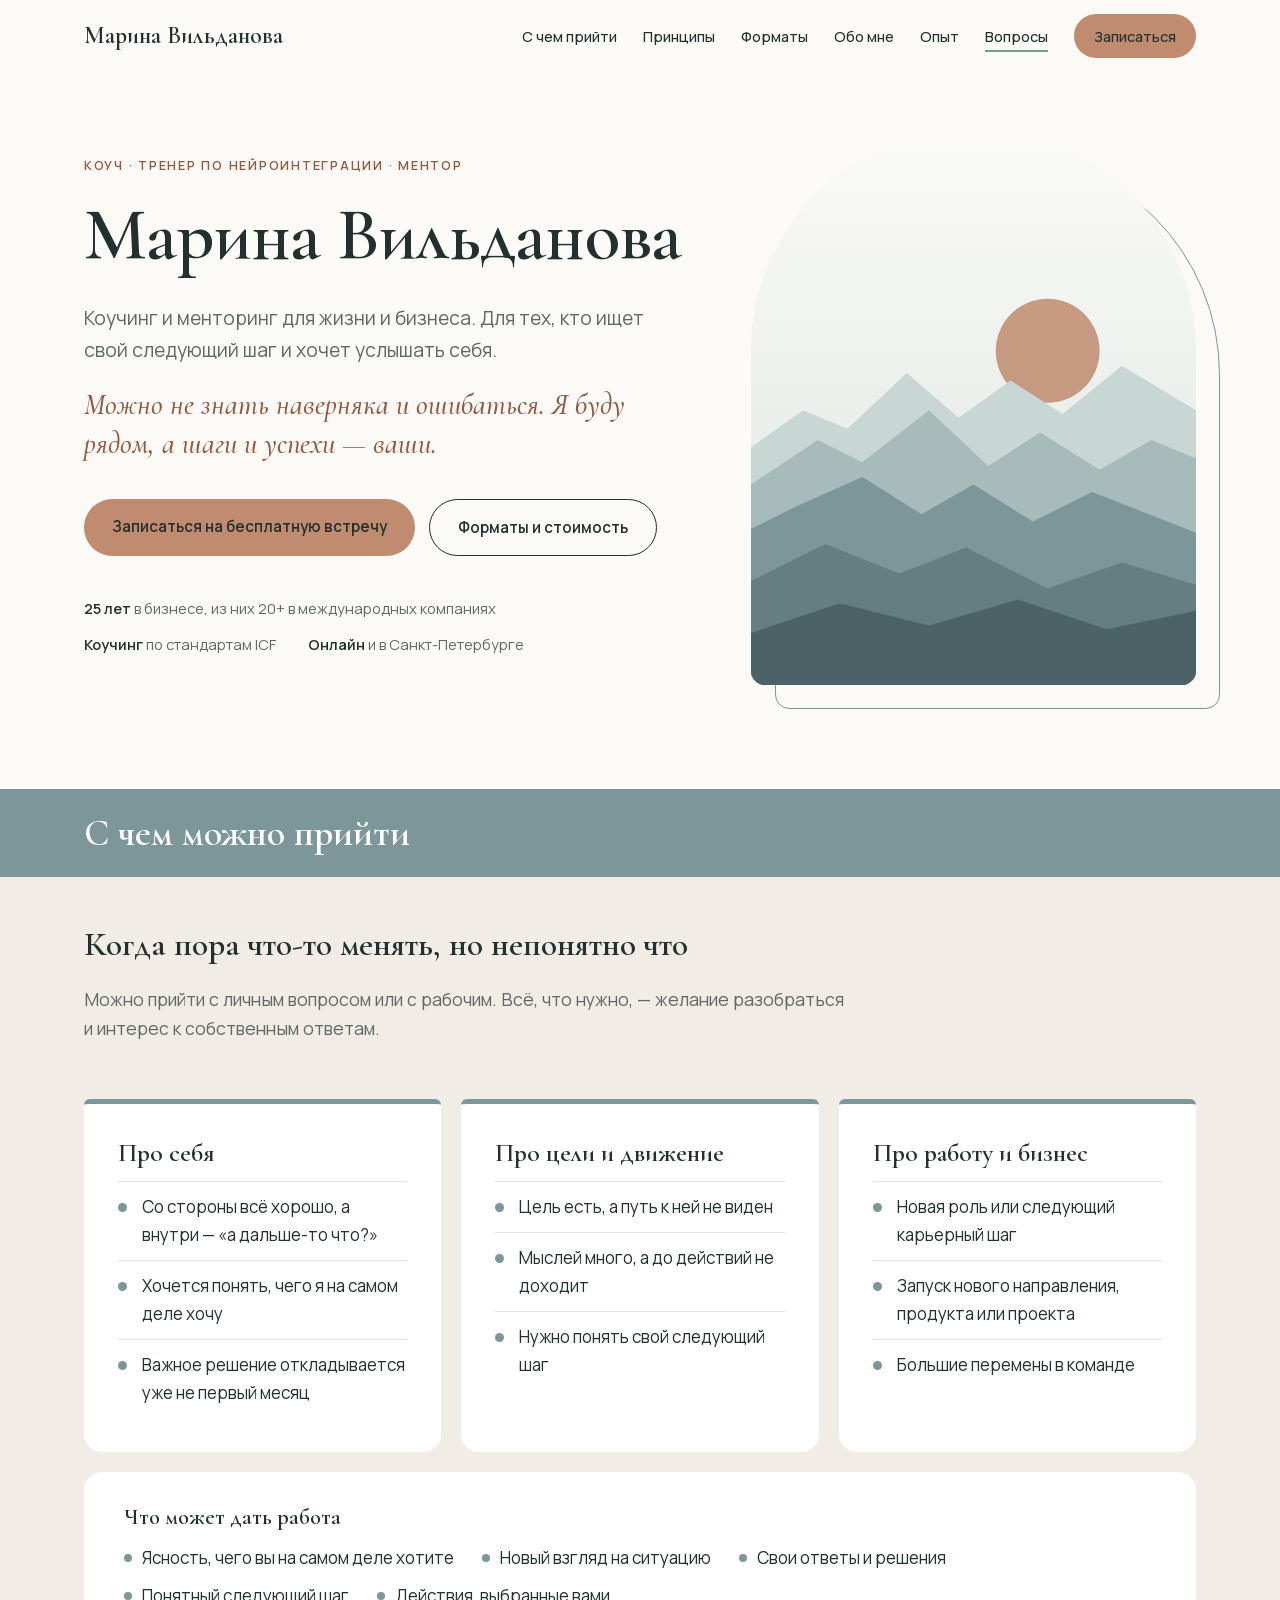
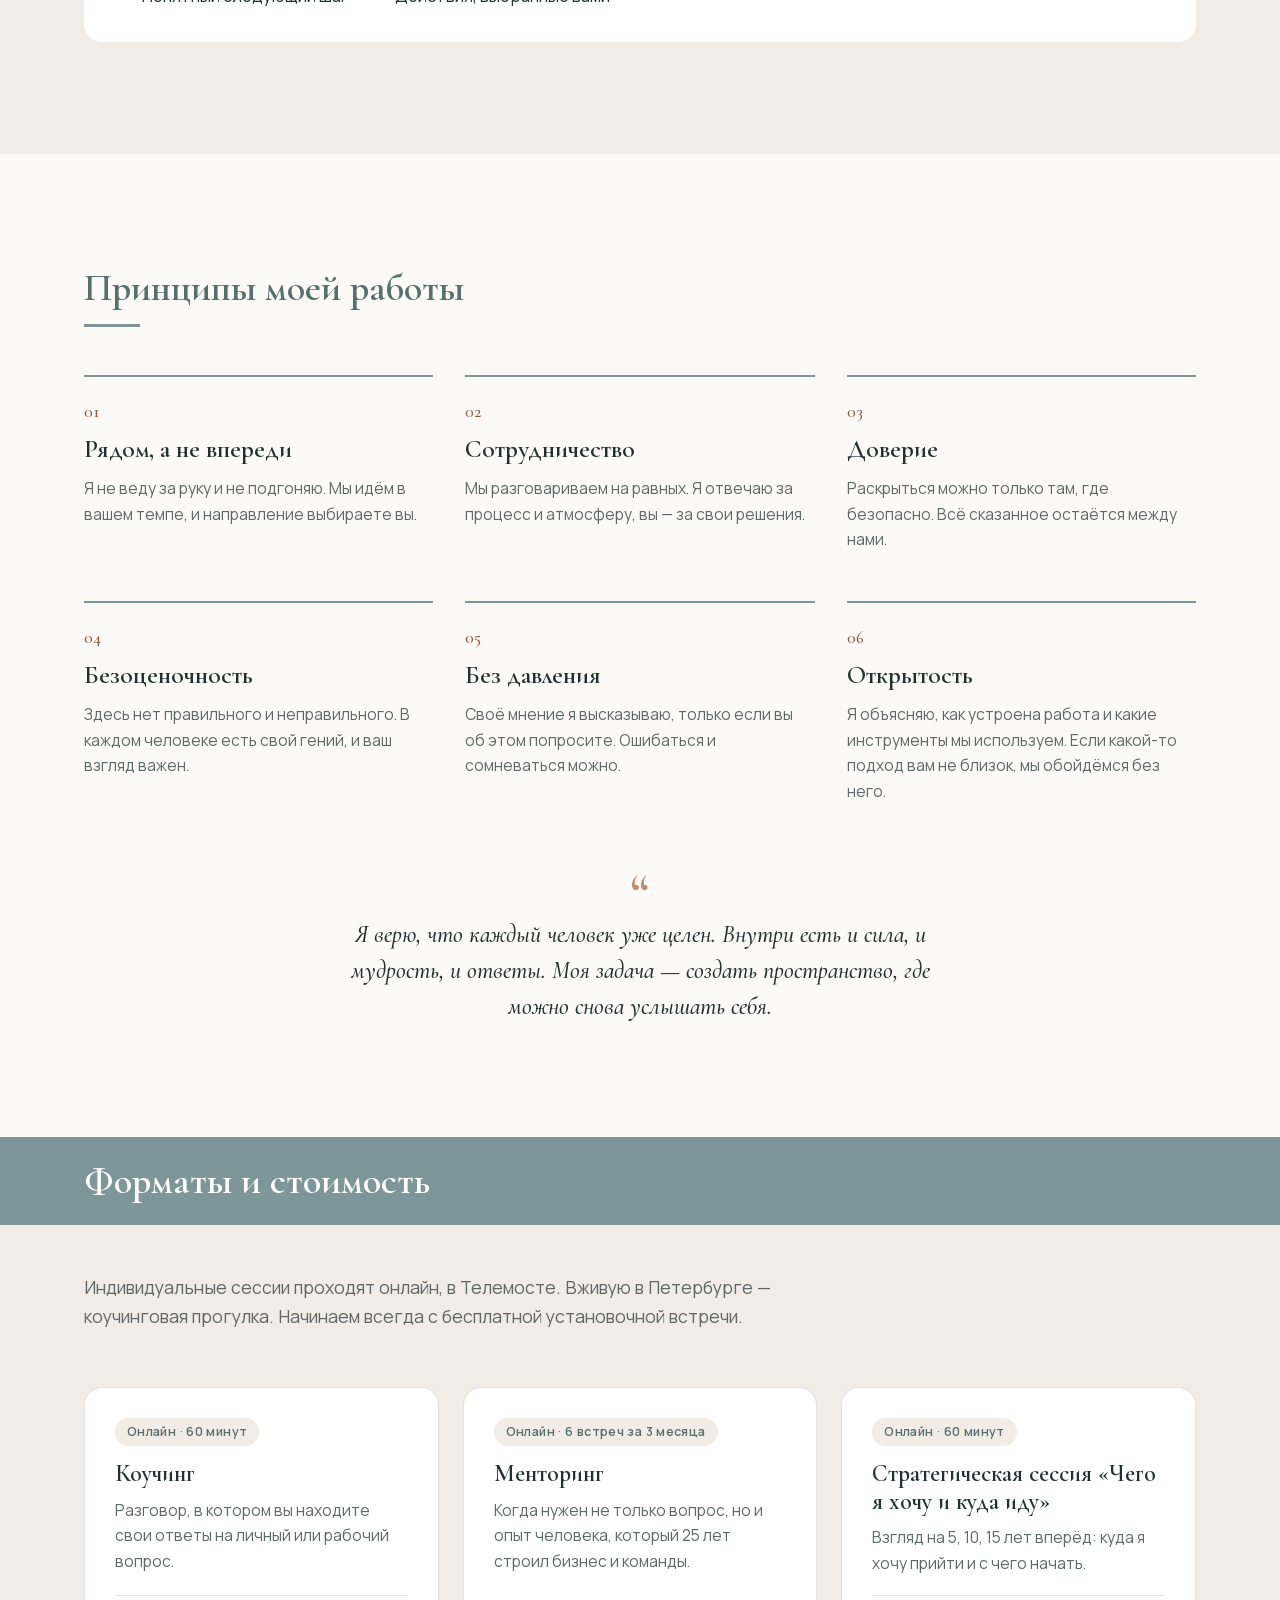
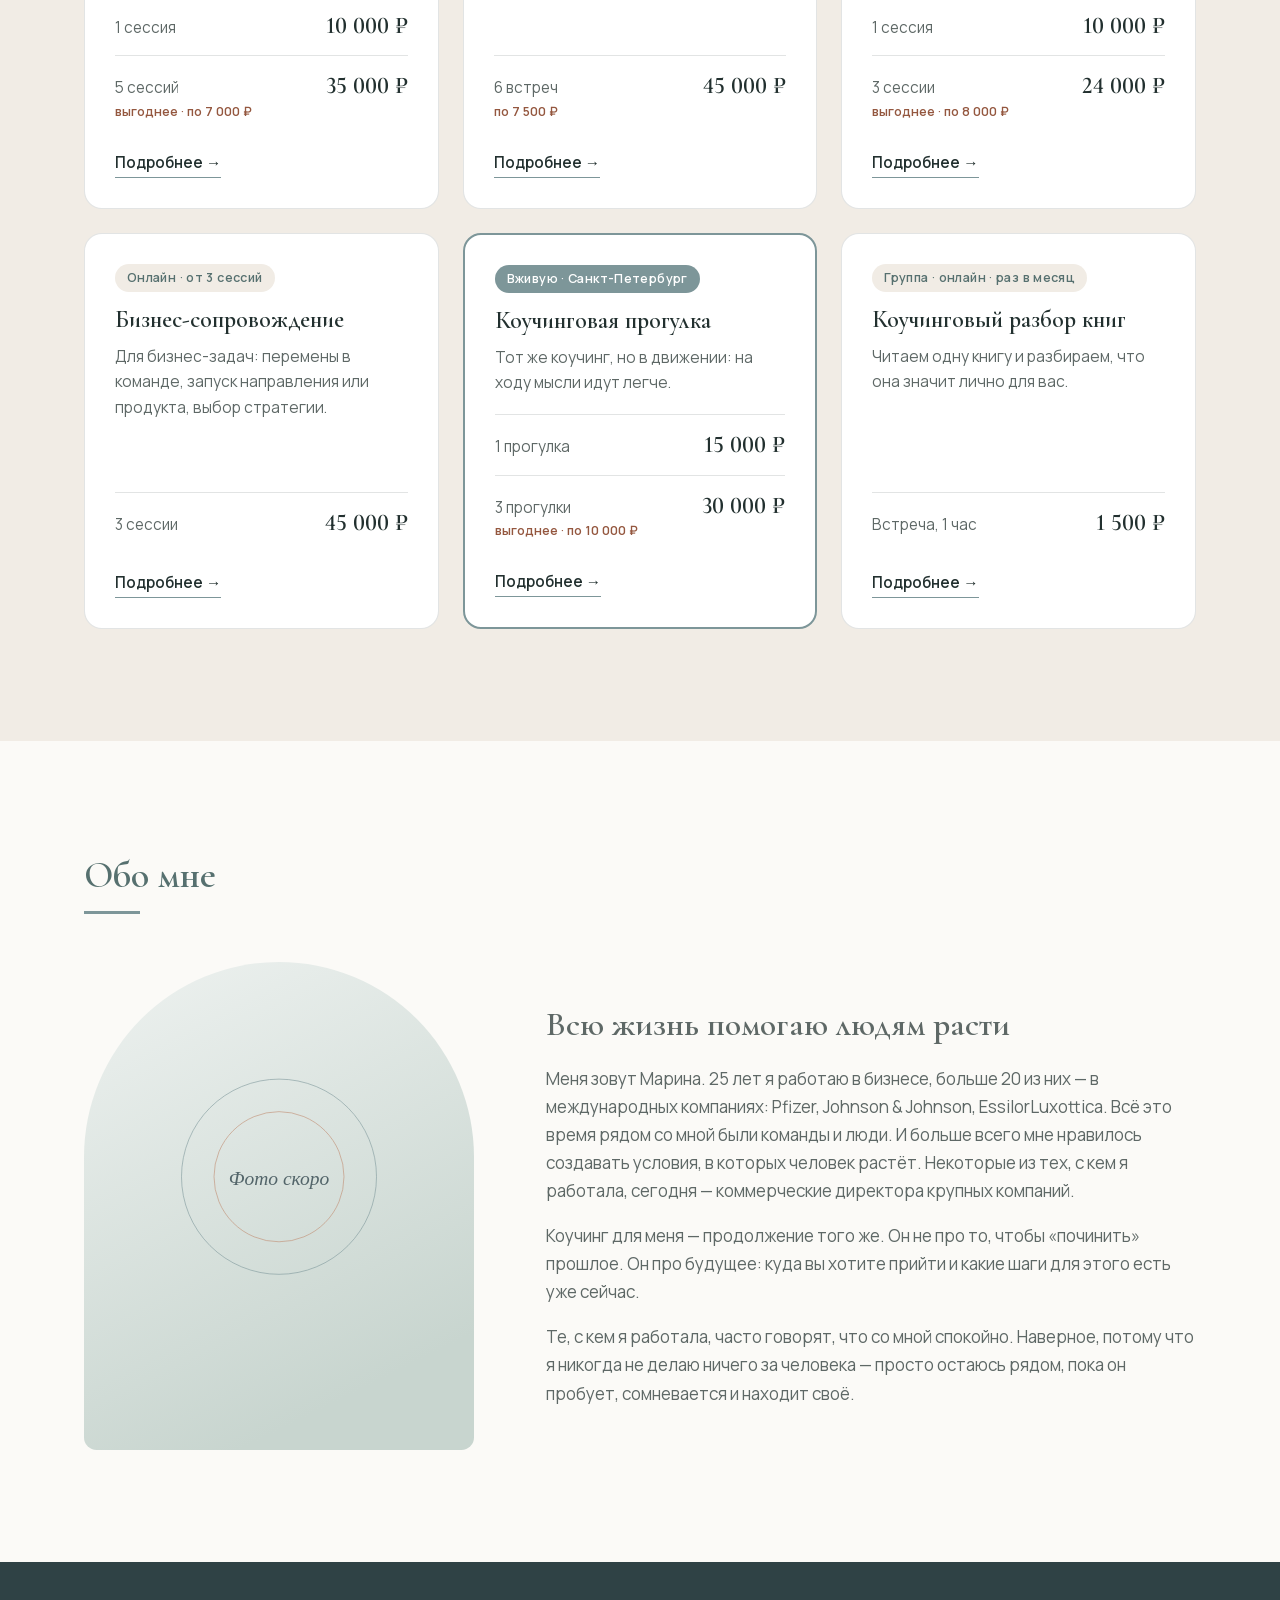
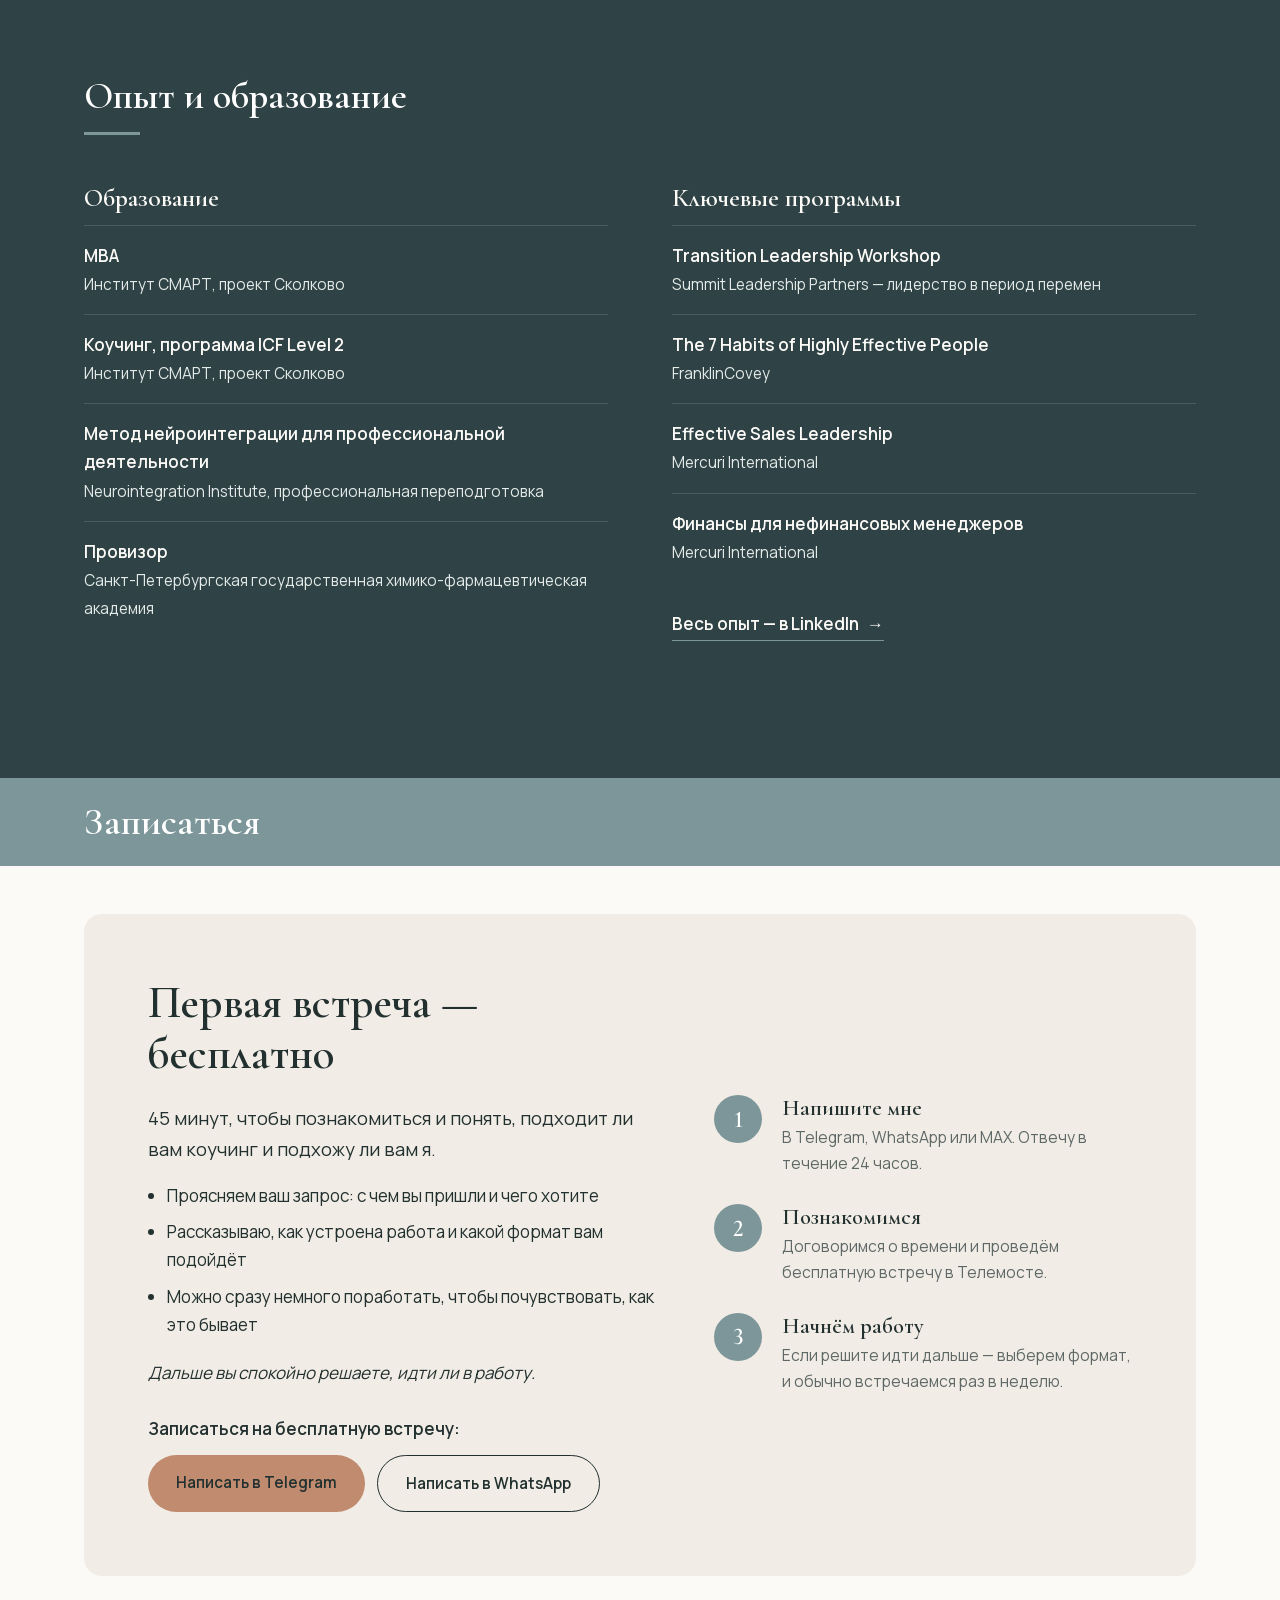
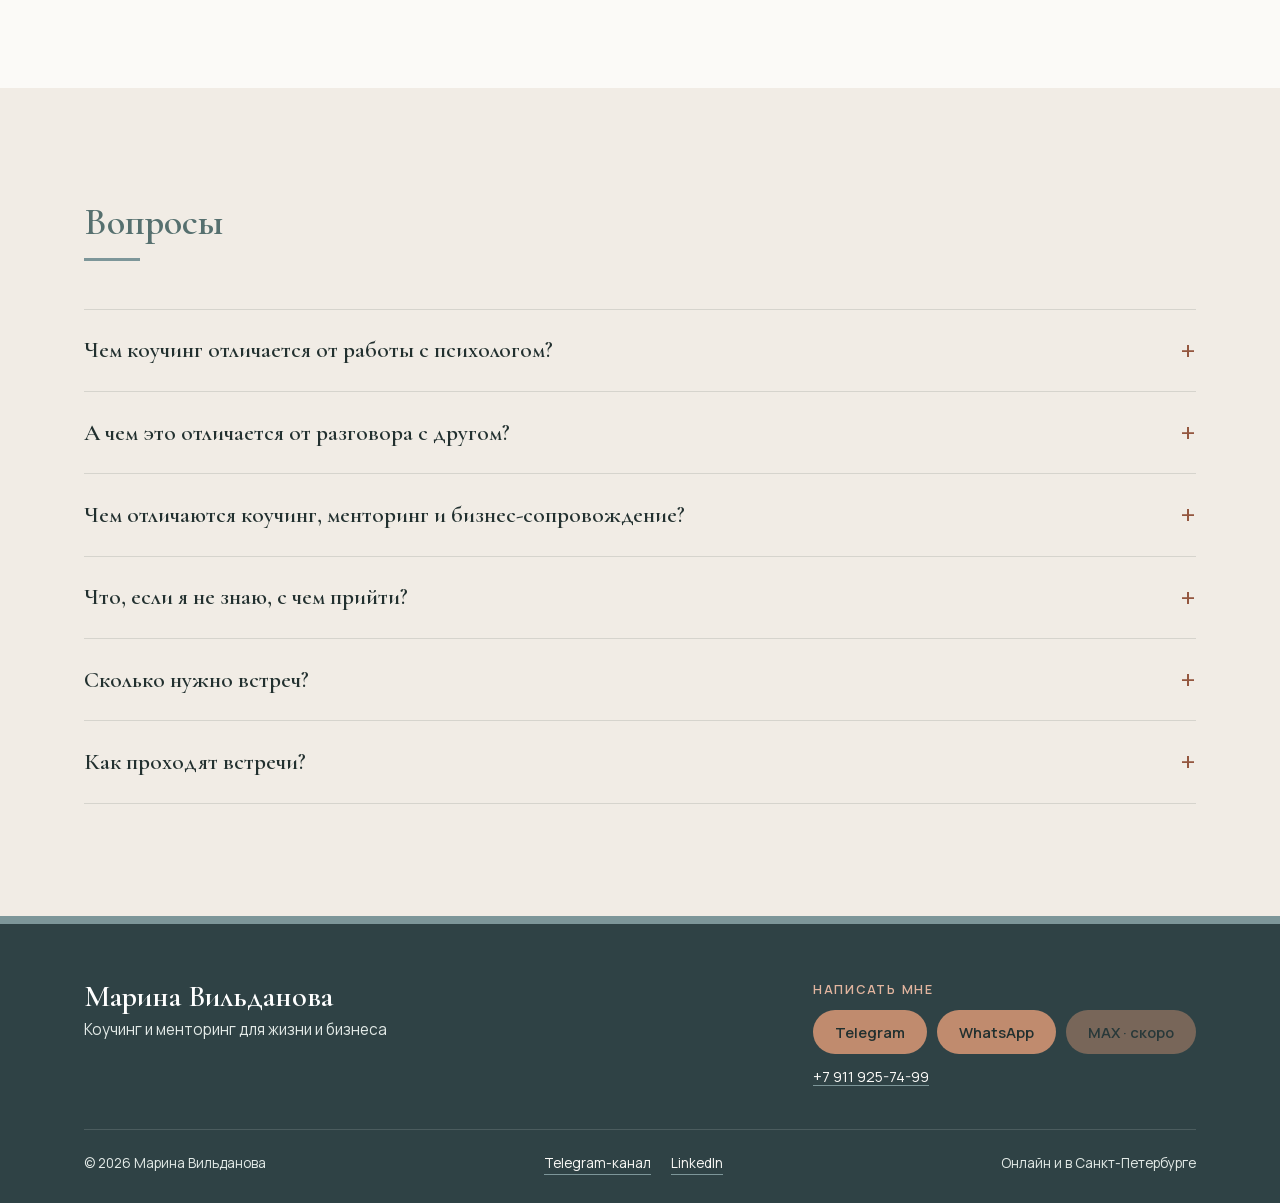
<file: index.html>
<!doctype html>
<html lang="ru">
<head>
  <meta charset="utf-8">
  <meta name="viewport" content="width=device-width, initial-scale=1">
  <title>Марина Вильданова — коучинг и менторинг для жизни и бизнеса</title>
  <meta name="description" content="Коуч, тренер по нейроинтеграции и ментор. Рядом, пока вы делаете свои шаги. Личные и рабочие запросы, онлайн и в Санкт-Петербурге. Первая встреча — бесплатно.">

  <!-- Как сайт выглядит при отправке ссылки в мессенджере -->
  <meta property="og:type" content="website">
  <meta property="og:title" content="Марина Вильданова — коучинг и менторинг">
  <meta property="og:description" content="Я рядом. Шаги — ваши. Первая встреча — бесплатно.">
  <meta property="og:locale" content="ru_RU">

  <link rel="icon" href="images/favicon.svg" type="image/svg+xml">
  <link rel="preload" href="fonts/cormorant-cyrillic.woff2" as="font" type="font/woff2" crossorigin>
  <link rel="preload" href="fonts/manrope-cyrillic.woff2" as="font" type="font/woff2" crossorigin>
  <link rel="stylesheet" href="fonts/fonts.css">
  <link rel="stylesheet" href="css/styles.css?v=2">

  <script type="application/ld+json">
  {
    "@context": "https://schema.org",
    "@type": "Person",
    "name": "Марина Вильданова",
    "jobTitle": "Коуч, тренер по нейроинтеграции, ментор",
    "sameAs": [
      "https://t.me/vildanova_thoughts",
      "https://www.linkedin.com/in/marina-vildanova/"
    ]
  }
  </script>
</head>
<body>

  <!-- ============ ШАПКА И МЕНЮ ============ -->
  <header class="header" id="top">
    <div class="container header__inner">
      <a href="#top" class="logo">Марина Вильданова</a>

      <button class="burger" aria-label="Открыть меню" aria-expanded="false" aria-controls="nav">
        <span></span><span></span><span></span>
      </button>

      <nav class="nav" id="nav">
        <a href="#requests">С чем прийти</a>
        <a href="#approach">Принципы</a>
        <a href="#formats">Форматы</a>
        <a href="#about">Обо мне</a>
        <a href="#experience">Опыт</a>
        <a href="#faq">Вопросы</a>
        <a href="#meeting" class="nav__cta">Записаться</a>
      </nav>
    </div>
  </header>

  <main>

    <!-- ============ 1. ПЕРВЫЙ ЭКРАН ============ -->
    <section class="hero">
      <div class="container hero__inner">
        <div class="hero__text">
          <p class="eyebrow">Коуч · тренер по нейроинтеграции · ментор</p>
          <h1>Марина Вильданова</h1>
          <p class="hero__lead">
            Коучинг и менторинг для жизни и бизнеса. Для тех, кто ищет свой следующий шаг
            и хочет услышать себя.
          </p>
          <p class="hero__tagline">
            Можно не знать наверняка и ошибаться. Я буду рядом, а шаги и успехи — ваши.
          </p>
          <div class="hero__buttons">
            <a href="#meeting" class="btn btn--primary">Записаться на бесплатную встречу</a>
            <a href="#formats" class="btn btn--ghost">Форматы и стоимость</a>
          </div>
          <ul class="hero__facts">
            <li><strong>25 лет</strong> в бизнесе, из них 20+ в международных компаниях</li>
            <li><strong>Коучинг</strong> по стандартам ICF</li>
            <li><strong>Онлайн</strong> и в Санкт-Петербурге</li>
          </ul>
        </div>
        <div class="hero__visual">
          <!-- Временный визуал. Когда будет фотосессия: images/hero.jpg (вертикальное фото 4:5) -->
          <img src="images/mountains.svg" alt="" width="600" height="750">
        </div>
      </div>
    </section>

    <!-- ============ 2. С ЧЕМ МОЖНО ПРИЙТИ ============ -->
    <section class="section section--tinted section--banded" id="requests">
      <!-- Шалфейная полоса с крупным заголовком — фирменный цвет канала -->
      <div class="band">
        <div class="container">
          <h2>С чем можно прийти</h2>
        </div>
      </div>
      <div class="container">
        <div class="section__head reveal">
          <p class="section__lead">Когда пора что-то менять, но непонятно что</p>
          <p class="section__sub">
            Можно прийти с личным вопросом или с рабочим. Всё, что нужно, — желание
            разобраться и интерес к собственным ответам.
          </p>
        </div>

        <div class="requests">
          <article class="request-card reveal">
            <h3>Про себя</h3>
            <ul>
              <li>Со стороны всё хорошо, а внутри — «а дальше-то что?»</li>
              <li>Хочется понять, чего я на самом деле хочу</li>
              <li>Важное решение откладывается уже не первый месяц</li>
            </ul>
          </article>
          <article class="request-card reveal">
            <h3>Про цели и движение</h3>
            <ul>
              <li>Цель есть, а путь к ней не виден</li>
              <li>Мыслей много, а до действий не доходит</li>
              <li>Нужно понять свой следующий шаг</li>
            </ul>
          </article>
          <article class="request-card reveal">
            <h3>Про работу и бизнес</h3>
            <ul>
              <li>Новая роль или следующий карьерный шаг</li>
              <li>Запуск нового направления, продукта или проекта</li>
              <li>Большие перемены в команде</li>
            </ul>
          </article>
        </div>

        <div class="outcome reveal">
          <h3>Что может дать работа</h3>
          <ul class="outcome__list">
            <li>Ясность, чего вы на самом деле хотите</li>
            <li>Новый взгляд на ситуацию</li>
            <li>Свои ответы и решения</li>
            <li>Понятный следующий шаг</li>
            <li>Действия, выбранные вами</li>
          </ul>
        </div>

      </div>
    </section>

    <!-- ============ 3. ПРИНЦИПЫ ============ -->
    <section class="section" id="approach">
      <div class="container">
        <h2 class="section-title reveal">Принципы моей работы</h2>
      </div>
      <div class="container">


        <div class="principles">
          <div class="principle reveal">
            <span class="principle__num">01</span>
            <h3>Рядом, а не впереди</h3>
            <p>Я не веду за руку и не подгоняю. Мы идём в вашем темпе, и направление выбираете вы.</p>
          </div>
          <div class="principle reveal">
            <span class="principle__num">02</span>
            <h3>Сотрудничество</h3>
            <p>Мы разговариваем на равных. Я отвечаю за процесс и атмосферу, вы — за свои решения.</p>
          </div>
          <div class="principle reveal">
            <span class="principle__num">03</span>
            <h3>Доверие</h3>
            <p>Раскрыться можно только там, где безопасно. Всё сказанное остаётся между нами.</p>
          </div>
          <div class="principle reveal">
            <span class="principle__num">04</span>
            <h3>Безоценочность</h3>
            <p>Здесь нет правильного и неправильного. В каждом человеке есть свой гений, и ваш взгляд важен.</p>
          </div>
          <div class="principle reveal">
            <span class="principle__num">05</span>
            <h3>Без давления</h3>
            <p>Своё мнение я высказываю, только если вы об этом попросите. Ошибаться и сомневаться можно.</p>
          </div>
          <div class="principle reveal">
            <span class="principle__num">06</span>
            <h3>Открытость</h3>
            <p>Я объясняю, как устроена работа и какие инструменты мы используем. Если какой-то подход вам не близок, мы обойдёмся без него.</p>
          </div>
        </div>

        <figure class="approach__quote reveal">
          <blockquote>
            Я верю, что каждый человек уже целен. Внутри есть и сила, и мудрость, и ответы.
            Моя задача — создать пространство, где можно снова услышать себя.
          </blockquote>
        </figure>
      </div>
    </section>

    <!-- ============ 4. ФОРМАТЫ И СТОИМОСТЬ ============ -->
    <!-- Каждая карточка: лицевая сторона + окно «Подробнее» (<dialog> с тем же номером).
         Цены меняются в двух местах: на карточке и в её окне. -->
    <section class="section section--tinted section--banded" id="formats">
      <div class="band">
        <div class="container">
          <h2>Форматы и стоимость</h2>
        </div>
      </div>
      <div class="container">
        <div class="section__head reveal">
          <p class="section__sub">
            Индивидуальные сессии проходят онлайн, в Телемосте. Вживую в Петербурге — коучинговая прогулка.
            Начинаем всегда с бесплатной установочной встречи.
          </p>
        </div>

        <div class="products">

          <!-- 1. Коучинг -->
          <article class="product reveal">
            <p class="product__tag">Онлайн · 60 минут</p>
            <h3>Коучинг</h3>
            <p class="product__lead">Разговор, в котором вы находите свои ответы на личный или рабочий вопрос.</p>
            <ul class="price-list">
              <li><span>1 сессия</span><b>10&nbsp;000&nbsp;₽</b></li>
              <li><span>5 сессий <em>выгоднее · по 7&nbsp;000&nbsp;₽</em></span><b>35&nbsp;000&nbsp;₽</b></li>
            </ul>
            <button class="product__more" type="button" data-open="dlg-coaching">Подробнее</button>
          </article>

          <!-- 2. Менторинг -->
          <article class="product reveal">
            <p class="product__tag">Онлайн · 6 встреч за 3 месяца</p>
            <h3>Менторинг</h3>
            <p class="product__lead">Когда нужен не только вопрос, но и опыт человека, который 25 лет строил бизнес и команды.</p>
            <ul class="price-list">
              <li><span>6 встреч <em>по 7&nbsp;500&nbsp;₽</em></span><b>45&nbsp;000&nbsp;₽</b></li>
            </ul>
            <button class="product__more" type="button" data-open="dlg-mentoring">Подробнее</button>
          </article>

          <!-- 3. Стратегическая сессия -->
          <article class="product reveal">
            <p class="product__tag">Онлайн · 60 минут</p>
            <h3>Стратегическая сессия «Чего я хочу и куда иду»</h3>
            <p class="product__lead">Взгляд на 5, 10, 15 лет вперёд: куда я хочу прийти и с чего начать.</p>
            <ul class="price-list">
              <li><span>1 сессия</span><b>10&nbsp;000&nbsp;₽</b></li>
              <li><span>3 сессии <em>выгоднее · по 8&nbsp;000&nbsp;₽</em></span><b>24&nbsp;000&nbsp;₽</b></li>
            </ul>
            <button class="product__more" type="button" data-open="dlg-strategy">Подробнее</button>
          </article>

          <!-- 4. Бизнес-сопровождение -->
          <article class="product reveal">
            <p class="product__tag">Онлайн · от 3 сессий</p>
            <h3>Бизнес-сопровождение</h3>
            <p class="product__lead">Для бизнес-задач: перемены в команде, запуск направления или продукта, выбор стратегии.</p>
            <ul class="price-list">
              <li><span>3 сессии</span><b>45&nbsp;000&nbsp;₽</b></li>
            </ul>
            <button class="product__more" type="button" data-open="dlg-business">Подробнее</button>
          </article>

          <!-- 5. Коучинговая прогулка -->
          <article class="product product--accent reveal">
            <p class="product__tag product__tag--live">Вживую · Санкт-Петербург</p>
            <h3>Коучинговая прогулка</h3>
            <p class="product__lead">Тот же коучинг, но в движении: на ходу мысли идут легче.</p>
            <ul class="price-list">
              <li><span>1 прогулка</span><b>15&nbsp;000&nbsp;₽</b></li>
              <li><span>3 прогулки <em>выгоднее · по 10&nbsp;000&nbsp;₽</em></span><b>30&nbsp;000&nbsp;₽</b></li>
            </ul>
            <button class="product__more" type="button" data-open="dlg-walk">Подробнее</button>
          </article>

          <!-- 6. Коучинговый разбор книг -->
          <article class="product reveal">
            <p class="product__tag">Группа · онлайн · раз в месяц</p>
            <h3>Коучинговый разбор книг</h3>
            <p class="product__lead">Читаем одну книгу и разбираем, что она значит лично для вас.</p>
            <ul class="price-list">
              <li><span>Встреча, 1 час</span><b>1&nbsp;500&nbsp;₽</b></li>
            </ul>
            <button class="product__more" type="button" data-open="dlg-books">Подробнее</button>
          </article>

        </div>
      </div>

      <!-- ===== Окна «Подробнее» ===== -->

      <dialog class="dlg" id="dlg-coaching" aria-labelledby="dlg-coaching-t">
        <button class="dlg__close" type="button" aria-label="Закрыть">×</button>
        <p class="product__tag">Онлайн · 60 минут</p>
        <h3 id="dlg-coaching-t">Коучинг</h3>
        <h4>Что это</h4>
        <p>Я задаю вопросы и помогаю держать фокус, а ответы находите вы. Советов я не даю: в коучинге они не нужны.</p>
        <h4>С чем приходят</h4>
        <p>Важный выбор, следующий шаг, цель без понятного пути, перемены в жизни или работе.</p>
        <h4>Как проходит</h4>
        <p>60 минут в Телемосте, обычно раз в неделю. Если час — это тяжело, можно встречаться по 45 минут.</p>
        <h4>Чем отличается от менторинга</h4>
        <p>Здесь я не делюсь своим опытом и не подсказываю. Если нужен совет, вам подойдёт менторинг.</p>
        <h4>Стоимость</h4>
        <ul class="price-list">
          <li><span>1 сессия</span><b>10&nbsp;000&nbsp;₽</b></li>
          <li><span>3 сессии <em>по 8&nbsp;000&nbsp;₽</em></span><b>24&nbsp;000&nbsp;₽</b></li>
          <li><span>5 сессий <em>по 7&nbsp;000&nbsp;₽</em></span><b>35&nbsp;000&nbsp;₽</b></li>
          <li><span>10 сессий <em>по 6&nbsp;000&nbsp;₽</em></span><b>60&nbsp;000&nbsp;₽</b></li>
        </ul>
        <a href="#meeting" class="btn btn--primary dlg__cta">Записаться на бесплатную встречу</a>
      </dialog>

      <dialog class="dlg" id="dlg-mentoring" aria-labelledby="dlg-mentoring-t">
        <button class="dlg__close" type="button" aria-label="Закрыть">×</button>
        <p class="product__tag">Онлайн · 6 встреч за 3 месяца</p>
        <h3 id="dlg-mentoring-t">Менторинг</h3>
        <h4>Что это</h4>
        <p>Здесь я делюсь своим опытом: стратегия, управление, запуск продуктов, развитие команд. Можно приходить с конкретными задачами и разбирать их вместе.</p>
        <h4>Для кого</h4>
        <p>Руководители, предприниматели и те, кто растёт в новую роль.</p>
        <h4>Как проходит</h4>
        <p>6 встреч по 60 минут за 3 месяца, примерно раз в две недели. Между встречами вы пробуете, на встрече разбираем, что получилось.</p>
        <h4>Почему только пакет</h4>
        <p>Менторинг работает в динамике: за одну встречу его результат не увидеть.</p>
        <h4>Чем отличается от коучинга</h4>
        <p>В коучинге ответы ищете вы, в менторинге я делюсь своими.</p>
        <h4>Стоимость</h4>
        <ul class="price-list">
          <li><span>6 встреч <em>по 7&nbsp;500&nbsp;₽</em></span><b>45&nbsp;000&nbsp;₽</b></li>
        </ul>
        <a href="#meeting" class="btn btn--primary dlg__cta">Записаться на бесплатную встречу</a>
      </dialog>

      <dialog class="dlg" id="dlg-strategy" aria-labelledby="dlg-strategy-t">
        <button class="dlg__close" type="button" aria-label="Закрыть">×</button>
        <p class="product__tag">Онлайн · 60 минут</p>
        <h3 id="dlg-strategy-t">Стратегическая сессия «Чего я хочу и куда иду»</h3>
        <h4>Что это</h4>
        <p>Коучинг — про здесь и сейчас. Стратегическая сессия — про большую картину: кто я, где я сейчас, куда хочу прийти и что мне для этого доступно.</p>
        <h4>Когда подходит</h4>
        <p>На пороге перемен, после большого этапа или когда «вроде всё есть, а куда дальше — непонятно».</p>
        <h4>Одна или три</h4>
        <p>За одну сессию складывается картина и направление. За три — ещё и план, и проверка первых шагов.</p>
        <h4>Стоимость</h4>
        <ul class="price-list">
          <li><span>1 сессия</span><b>10&nbsp;000&nbsp;₽</b></li>
          <li><span>3 сессии <em>по 8&nbsp;000&nbsp;₽</em></span><b>24&nbsp;000&nbsp;₽</b></li>
        </ul>
        <a href="#meeting" class="btn btn--primary dlg__cta">Записаться на бесплатную встречу</a>
      </dialog>

      <dialog class="dlg" id="dlg-business" aria-labelledby="dlg-business-t">
        <button class="dlg__close" type="button" aria-label="Закрыть">×</button>
        <p class="product__tag">Онлайн · от 3 сессий</p>
        <h3 id="dlg-business-t">Бизнес-сопровождение</h3>
        <h4>Что это</h4>
        <p>Когда есть бизнес-вопрос и нужен человек, с которым можно подумать вслух. Помогаю расставить приоритеты, взвесить варианты и выбрать стратегию.</p>
        <h4>С чем приходят</h4>
        <p>Изменения в команде, запуск нового направления или продукта, сложный проект, выбор между вариантами развития.</p>
        <h4>Как проходит</h4>
        <p>Минимум 3 сессии по 60 минут. Первая — разбор ситуации, на следующих работаем с решениями и проверяем их.</p>
        <h4>Чем отличается от менторинга</h4>
        <p>Менторинг — про ваш рост как руководителя. Здесь фокус на конкретной задаче бизнеса.</p>
        <h4>Стоимость</h4>
        <ul class="price-list">
          <li><span>3 сессии</span><b>45&nbsp;000&nbsp;₽</b></li>
        </ul>
        <a href="#meeting" class="btn btn--primary dlg__cta">Записаться на бесплатную встречу</a>
      </dialog>

      <dialog class="dlg" id="dlg-walk" aria-labelledby="dlg-walk-t">
        <button class="dlg__close" type="button" aria-label="Закрыть">×</button>
        <p class="product__tag product__tag--live">Вживую · Санкт-Петербург</p>
        <h3 id="dlg-walk-t">Коучинговая прогулка</h3>
        <h4>Что это</h4>
        <p>Индивидуальная коучинговая сессия во время прогулки по Петербургу. В движении проще замечать новое и легче его усваивать.</p>
        <h4>Кому подходит</h4>
        <p>Тем, кому сложно говорить «в экран», и тем, кто лучше думает на ходу.</p>
        <h4>Как проходит</h4>
        <p>60 минут. Встречаемся в условленном месте и идём по спокойному маршруту, без спешки. Если погода подведёт, прогулку перенесём.</p>
        <h4>Стоимость</h4>
        <ul class="price-list">
          <li><span>1 прогулка</span><b>15&nbsp;000&nbsp;₽</b></li>
          <li><span>3 прогулки <em>по 10&nbsp;000&nbsp;₽</em></span><b>30&nbsp;000&nbsp;₽</b></li>
        </ul>
        <a href="#meeting" class="btn btn--primary dlg__cta">Записаться на бесплатную встречу</a>
      </dialog>

      <dialog class="dlg" id="dlg-books" aria-labelledby="dlg-books-t">
        <button class="dlg__close" type="button" aria-label="Закрыть">×</button>
        <p class="product__tag">Группа · онлайн · раз в месяц</p>
        <h3 id="dlg-books-t">Коучинговый разбор книг</h3>
        <h4>Что это</h4>
        <p>Не пересказ. Мы обсуждаем, какие мысли из книги откликнулись, что они значат лично для вас и как перенести их в жизнь.</p>
        <h4>Как проходит</h4>
        <p>Группа 7–8 человек, онлайн, раз в месяц, встреча длится час. Можно прочитать книгу целиком или только саммари.</p>
        <h4>Почему в группе</h4>
        <p>Чужой взгляд часто открывает в книге то, чего вы сами не заметили.</p>
        <h4>Стоимость</h4>
        <ul class="price-list">
          <li><span>Встреча, 1 час</span><b>1&nbsp;500&nbsp;₽</b></li>
        </ul>
        <a href="#meeting" class="btn btn--primary dlg__cta">Записаться на бесплатную встречу</a>
      </dialog>
    </section>

    <!-- ============ 5. ОБО МНЕ ============ -->
    <section class="section" id="about">
      <div class="container">
        <h2 class="section-title reveal">Обо мне</h2>
      </div>
      <div class="container about__inner">
        <div class="about__photo reveal">
          <!-- Временная заглушка. Когда будет фотосессия: images/about.jpg (вертикальное фото 4:5) -->
          <img src="images/photo-soon.svg" alt="Марина Вильданова" width="600" height="750" loading="lazy">
        </div>
        <div class="about__text reveal">
          <p class="section__lead">Всю жизнь помогаю людям расти</p>
          <p>
            Меня зовут Марина. 25 лет я работаю в бизнесе, больше 20 из них — в международных
            компаниях: Pfizer, Johnson&nbsp;&amp;&nbsp;Johnson, EssilorLuxottica. Всё это время рядом
            со мной были команды и люди. И больше всего мне нравилось создавать условия,
            в которых человек растёт. Некоторые из тех, с кем я работала, сегодня —
            коммерческие директора крупных компаний.
          </p>
          <p>
            Коучинг для меня — продолжение того же. Он не про то, чтобы «починить» прошлое.
            Он про будущее: куда вы хотите прийти и какие шаги для этого есть уже сейчас.
          </p>
          <p>
            Те, с кем я работала, часто говорят, что со мной спокойно. Наверное, потому что
            я никогда не делаю ничего за человека — просто остаюсь рядом, пока он пробует,
            сомневается и находит своё.
          </p>
        </div>
      </div>
    </section>

    <!-- ============ 6. ОПЫТ И ОБРАЗОВАНИЕ ============ -->
    <section class="section section--dark" id="experience">
      <div class="container">
        <h2 class="section-title reveal">Опыт и образование</h2>
      </div>
      <div class="container">


        <div class="experience">
          <div class="experience__col reveal">
            <h3>Образование</h3>
            <ul class="edu-list">
              <li>
                <strong>MBA</strong>
                <span>Институт СМАРТ, проект Сколково</span>
              </li>
              <li>
                <strong>Коучинг, программа ICF Level 2</strong>
                <span>Институт СМАРТ, проект Сколково</span>
              </li>
              <li>
                <strong>Метод нейроинтеграции для профессиональной деятельности</strong>
                <span>Neurointegration Institute, профессиональная переподготовка</span>
              </li>
              <li>
                <strong>Провизор</strong>
                <span>Санкт-Петербургская государственная химико-фармацевтическая академия</span>
              </li>
            </ul>
          </div>

          <div class="experience__col reveal">
            <h3>Ключевые программы</h3>
            <ul class="edu-list">
              <li>
                <strong>Transition Leadership Workshop</strong>
                <span>Summit Leadership Partners — лидерство в период перемен</span>
              </li>
              <li>
                <strong>The 7 Habits of Highly Effective People</strong>
                <span>FranklinCovey</span>
              </li>
              <li>
                <strong>Effective Sales Leadership</strong>
                <span>Mercuri International</span>
              </li>
              <li>
                <strong>Финансы для нефинансовых менеджеров</strong>
                <span>Mercuri International</span>
              </li>
            </ul>
            <a href="https://www.linkedin.com/in/marina-vildanova/" class="link-arrow link-arrow--light" target="_blank" rel="noopener">Весь опыт — в LinkedIn</a>
          </div>
        </div>
      </div>
    </section>

    <!-- ============ 7. ЗАПИСАТЬСЯ (установочная встреча) ============ -->
    <section class="section section--banded" id="meeting">
      <div class="band">
        <div class="container">
          <h2>Записаться</h2>
        </div>
      </div>
      <div class="container">
        <div class="meeting reveal">
          <div class="meeting__main">
            <h3 class="meeting__title">Первая встреча — бесплатно</h3>
            <p class="meeting__lead">
              45 минут, чтобы познакомиться и понять, подходит ли вам коучинг
              и подхожу ли вам я.
            </p>
            <ul class="meeting__list">
              <li>Проясняем ваш запрос: с чем вы пришли и чего хотите</li>
              <li>Рассказываю, как устроена работа и какой формат вам подойдёт</li>
              <li>Можно сразу немного поработать, чтобы почувствовать, как это бывает</li>
            </ul>
            <p class="meeting__after">Дальше вы спокойно решаете, идти ли в работу.</p>
            <p class="meeting__cta-label">Записаться на бесплатную встречу:</p>
            <div class="meeting__buttons">
              <a href="https://t.me/Marvil4you" class="btn btn--primary" target="_blank" rel="noopener">Написать в Telegram</a>
              <a href="https://wa.me/79119257499" class="btn btn--ghost" target="_blank" rel="noopener">Написать в WhatsApp</a>
            </div>
          </div>

          <ol class="steps">
            <li class="step">
              <span class="step__num">1</span>
              <div>
                <h3>Напишите мне</h3>
                <p>В Telegram, WhatsApp или MAX. Отвечу в течение 24 часов.</p>
              </div>
            </li>
            <li class="step">
              <span class="step__num">2</span>
              <div>
                <h3>Познакомимся</h3>
                <p>Договоримся о времени и проведём бесплатную встречу в Телемосте.</p>
              </div>
            </li>
            <li class="step">
              <span class="step__num">3</span>
              <div>
                <h3>Начнём работу</h3>
                <p>Если решите идти дальше — выберем формат, и обычно встречаемся раз в неделю.</p>
              </div>
            </li>
          </ol>
        </div>
      </div>
    </section>

    <!-- ============ 8. ВОПРОСЫ ============ -->
    <section class="section section--tinted" id="faq">
      <div class="container">
        <h2 class="section-title reveal">Вопросы</h2>
      </div>
      <div class="container faq__inner">

        <div class="faq reveal">
          <details>
            <summary>Чем коучинг отличается от работы с психологом?</summary>
            <p>
              Психолог чаще работает с прошлым и с тем, что болит. Коучинг смотрит вперёд:
              куда вы хотите прийти и какие шаги к этому уже есть. Если в разговоре станет понятно,
              что вам сейчас нужнее психолог, я скажу об этом честно.
            </p>
          </details>
          <details>
            <summary>А чем это отличается от разговора с другом?</summary>
            <p>
              Друг сочувствует, советует и смотрит на вашу жизнь через свою. Я не даю советов
              и не оцениваю. Я задаю вопросы, которые помогают услышать себя, и веду процесс так,
              чтобы разговор привёл к вашему решению.
            </p>
          </details>
          <details>
            <summary>Чем отличаются коучинг, менторинг и бизнес-сопровождение?</summary>
            <p>
              <strong>В коучинге</strong> я партнёр: задаю вопросы и держу процесс, а ответы находите вы.
              Своё мнение говорю, только если попросите.
              <strong>В менторинге</strong> я опытный коллега и делюсь тем, что знаю сама: как устроен
              бизнес, как строить стратегию и вести команды.
              <strong>В бизнес-сопровождении</strong> мы разбираем конкретную задачу и вместе ищем решение.
              Какой формат вам ближе, можно понять на первой встрече.
            </p>
          </details>
          <details>
            <summary>Что, если я не знаю, с чем прийти?</summary>
            <p>
              Это нормально. Для этого и есть бесплатная установочная встреча. А «не знаю» —
              тоже материал для работы: его можно исследовать, в том числе через метафоры.
            </p>
          </details>
          <details>
            <summary>Сколько нужно встреч?</summary>
            <p>
              Зависит от запроса. Обычно мы встречаемся раз в неделю: иногда хватает трёх сессий,
              иногда работа идёт дольше. Поэтому есть пакеты — в них каждая встреча выходит дешевле.
              Обсудим всё на первой встрече.
            </p>
          </details>
          <details>
            <summary>Как проходят встречи?</summary>
            <p>
              Онлайн — в Телемосте, поэтому работать можно из любой страны. В Петербурге можно
              встретиться вживую на коучинговой прогулке.
            </p>
          </details>
        </div>
      </div>
    </section>

  </main>

  <!-- ============ 9. КОНТАКТЫ (компактный подвал) ============ -->
  <footer class="footer" id="contacts">
    <div class="container">
      <div class="footer__main">
        <div class="footer__brand">
          <span class="footer__name">Марина Вильданова</span>
          <span class="footer__tag">Коучинг и менторинг для жизни и бизнеса</span>
        </div>

        <div class="footer__contacts">
          <span class="footer__label">Написать мне</span>
          <div class="contacts">
            <a class="contact-pill" href="https://t.me/Marvil4you" target="_blank" rel="noopener">Telegram</a>
            <a class="contact-pill" href="https://wa.me/79119257499" target="_blank" rel="noopener">WhatsApp</a>
            <!-- Когда появится ссылка на профиль MAX: замените span на
                 <a class="contact-pill" href="ССЫЛКА" target="_blank" rel="noopener">MAX</a> -->
            <span class="contact-pill contact-pill--soon" aria-disabled="true">MAX · скоро</span>
          </div>
          <a class="footer__phone" href="tel:+79119257499">+7 911 925-74-99</a>
        </div>
      </div>

      <div class="footer__bottom">
        <span>© <span data-year>2026</span> Марина Вильданова</span>
        <span class="footer__links">
          <a href="https://t.me/vildanova_thoughts" target="_blank" rel="noopener">Telegram-канал</a>
          <a href="https://www.linkedin.com/in/marina-vildanova/" target="_blank" rel="noopener">LinkedIn</a>
        </span>
        <span>Онлайн и в Санкт-Петербурге</span>
      </div>
    </div>
  </footer>

  <!-- Плавающая кнопка Telegram (видна только на телефоне) -->
  <a class="fab" href="https://t.me/Marvil4you" target="_blank" rel="noopener" aria-label="Написать в Telegram">
    <svg viewBox="0 0 24 24" width="26" height="26" aria-hidden="true"><path fill="currentColor" d="M21.9 4.3 18.7 19.4c-.2 1-.9 1.3-1.7.8l-4.8-3.5-2.3 2.2c-.3.3-.5.5-1 .5l.3-4.9 8.9-8c.4-.3-.1-.5-.6-.2L6.5 13.2l-4.7-1.5c-1-.3-1-1 .2-1.5L20.6 3c.9-.3 1.6.2 1.3 1.3z"/></svg>
  </a>

  <script src="js/main.js?v=2"></script>
</body>
</html>
</file>
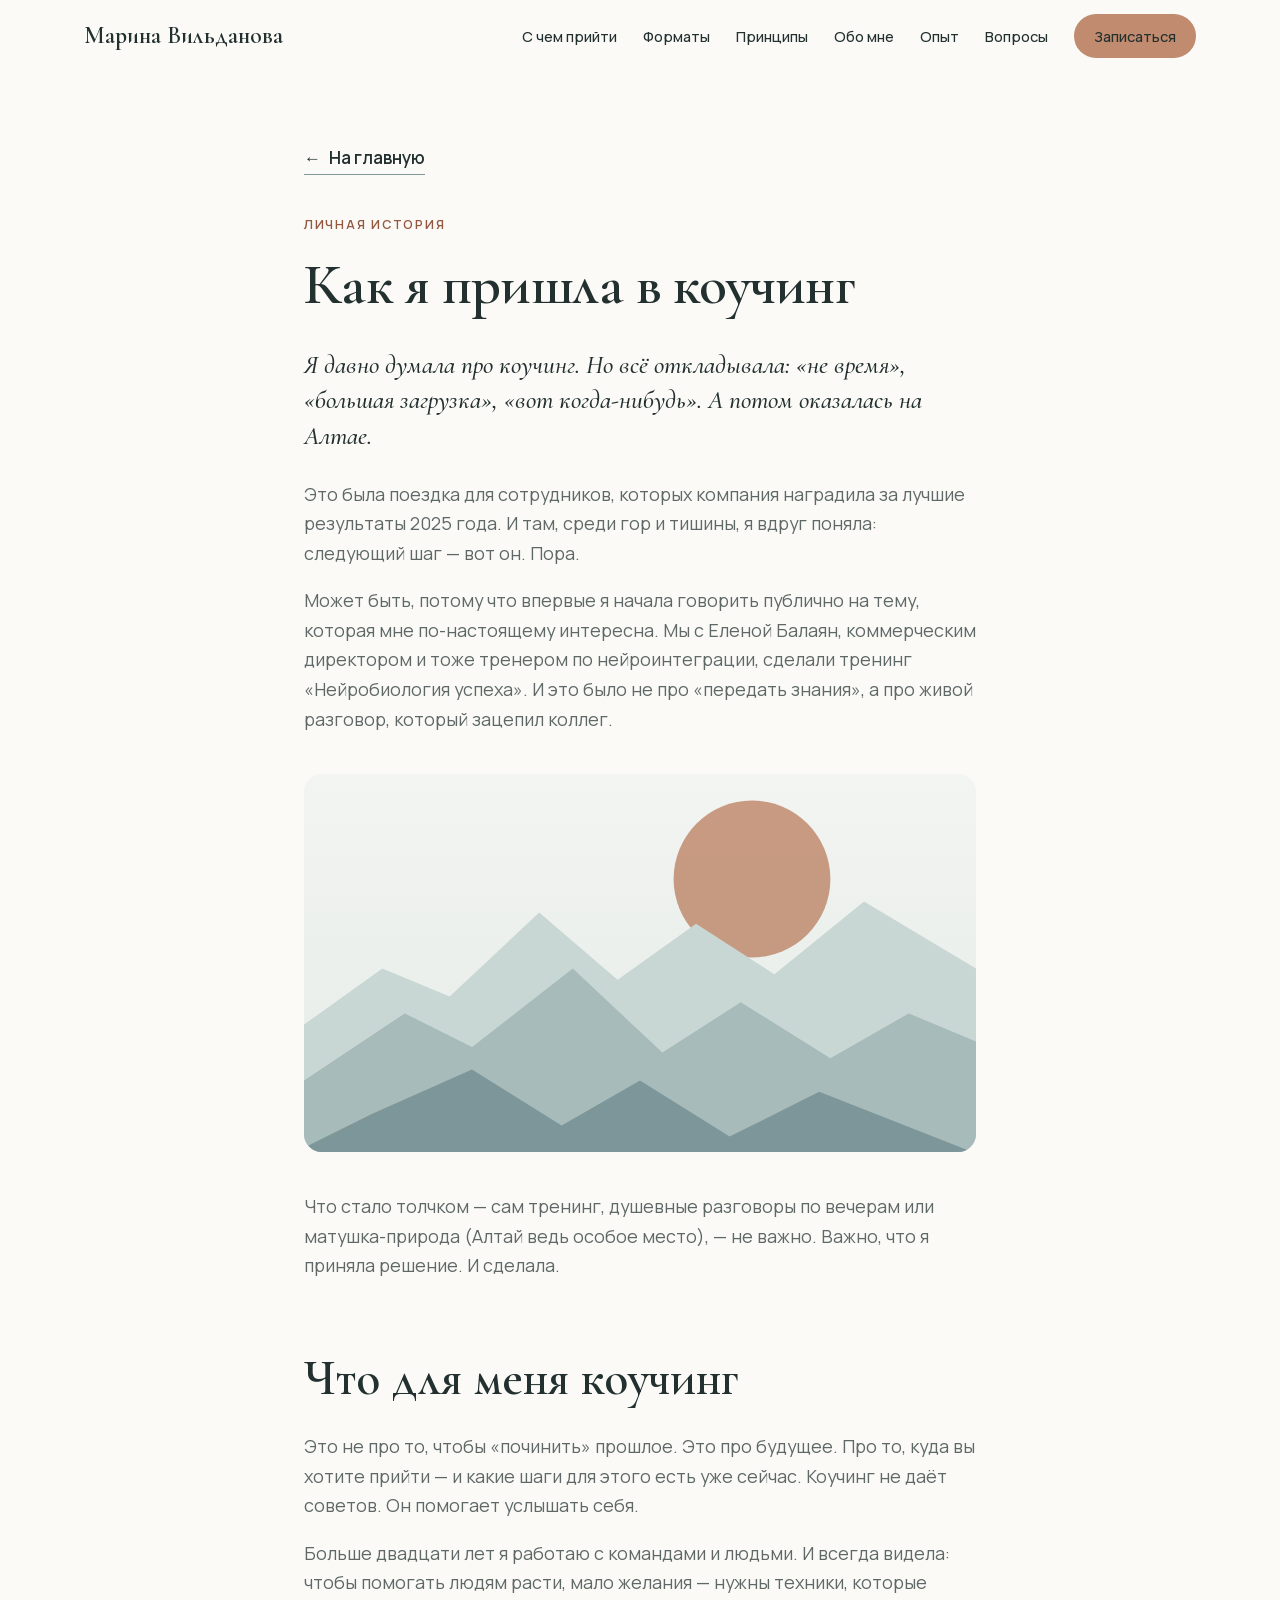
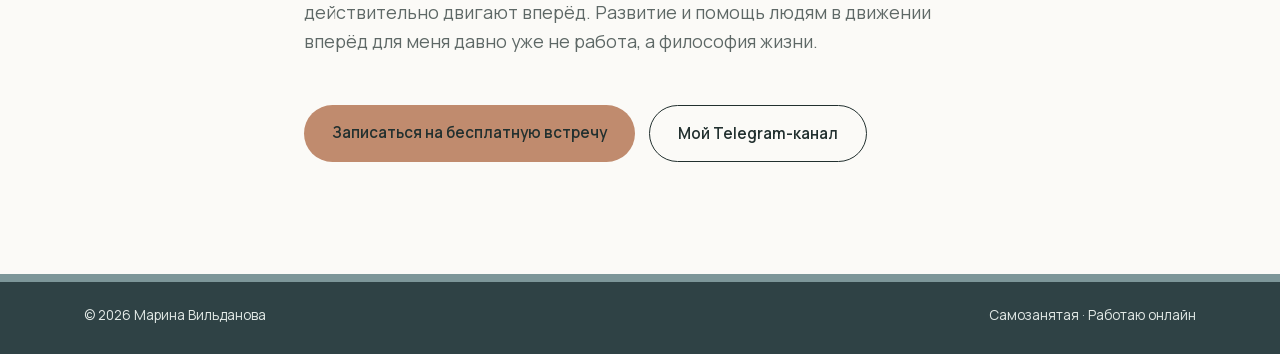
<file: about.html>
<!doctype html>
<html lang="ru">
<head>
  <meta charset="utf-8">
  <meta name="viewport" content="width=device-width, initial-scale=1">
  <title>Как я пришла в коучинг — Марина Вильданова</title>
  <meta name="description" content="Личная история Марины Вильдановой: как и почему она стала коучем.">
  <link rel="icon" href="images/favicon.svg" type="image/svg+xml">
  <link rel="preload" href="fonts/cormorant-cyrillic.woff2" as="font" type="font/woff2" crossorigin>
  <link rel="preload" href="fonts/manrope-cyrillic.woff2" as="font" type="font/woff2" crossorigin>
  <link rel="stylesheet" href="fonts/fonts.css">
  <link rel="stylesheet" href="css/styles.css?v=2">
</head>
<body>

  <header class="header" id="top">
    <div class="container header__inner">
      <a href="index.html" class="logo">Марина Вильданова</a>

      <button class="burger" aria-label="Открыть меню" aria-expanded="false" aria-controls="nav">
        <span></span><span></span><span></span>
      </button>

      <nav class="nav" id="nav">
        <a href="index.html#requests">С чем прийти</a>
        <a href="index.html#formats">Форматы</a>
        <a href="index.html#approach">Принципы</a>
        <a href="index.html#about">Обо мне</a>
        <a href="index.html#experience">Опыт</a>
        <a href="index.html#faq">Вопросы</a>
        <a href="index.html#contacts" class="nav__cta">Записаться</a>
      </nav>
    </div>
  </header>

  <main class="story">
    <div class="container story__inner">
      <a href="index.html" class="link-arrow story__back">На главную</a>

      <p class="eyebrow">Личная история</p>
      <h1>Как я пришла в коучинг</h1>

      <p class="story__lead">
        Я давно думала про коучинг. Но всё откладывала: «не время», «большая загрузка»,
        «вот когда-нибудь». А потом оказалась на Алтае.
      </p>

      <p>
        Это была поездка для сотрудников, которых компания наградила за лучшие результаты 2025 года.
        И там, среди гор и тишины, я вдруг поняла: следующий шаг — вот он. Пора.
      </p>

      <p>
        Может быть, потому что впервые я начала говорить публично на тему, которая мне по-настоящему
        интересна. Мы с Еленой Балаян, коммерческим директором и тоже тренером по нейроинтеграции,
        сделали тренинг «Нейробиология успеха». И это было не про «передать знания», а про живой
        разговор, который зацепил коллег.
      </p>

      <div class="story__photo">
        <!-- Здесь позже будет видеообращение или фото -->
        <img src="images/mountains.svg" alt="" loading="lazy">
      </div>

      <p>
        Что стало толчком — сам тренинг, душевные разговоры по вечерам или матушка-природа
        (Алтай ведь особое место), — не важно. Важно, что я приняла решение. И сделала.
      </p>

      <h2>Что для меня коучинг</h2>
      <p>
        Это не про то, чтобы «починить» прошлое. Это про будущее. Про то, куда вы хотите прийти —
        и какие шаги для этого есть уже сейчас. Коучинг не даёт советов. Он помогает услышать себя.
      </p>
      <p>
        Больше двадцати лет я работаю с командами и людьми. И всегда видела: чтобы помогать людям
        расти, мало желания — нужны техники, которые действительно двигают вперёд. Развитие и помощь
        людям в движении вперёд для меня давно уже не работа, а философия жизни.
      </p>

      <div class="story__cta">
        <a href="index.html#meeting" class="btn btn--primary">Записаться на бесплатную встречу</a>
        <a href="https://t.me/vildanova_thoughts" class="btn btn--ghost" target="_blank" rel="noopener">Мой Telegram-канал</a>
      </div>
    </div>
  </main>

  <footer class="footer footer--short">
    <div class="container">
      <div class="footer__bottom">
        <span>© <span data-year>2026</span> Марина Вильданова</span>
        <span>Самозанятая · Работаю онлайн</span>
      </div>
    </div>
  </footer>

  <!-- Плавающая кнопка Telegram (видна только на телефоне) -->
  <a class="fab" href="https://t.me/Marvil4you" target="_blank" rel="noopener" aria-label="Написать в Telegram">
    <svg viewBox="0 0 24 24" width="26" height="26" aria-hidden="true"><path fill="currentColor" d="M21.9 4.3 18.7 19.4c-.2 1-.9 1.3-1.7.8l-4.8-3.5-2.3 2.2c-.3.3-.5.5-1 .5l.3-4.9 8.9-8c.4-.3-.1-.5-.6-.2L6.5 13.2l-4.7-1.5c-1-.3-1-1 .2-1.5L20.6 3c.9-.3 1.6.2 1.3 1.3z"/></svg>
  </a>

  <script src="js/main.js?v=2"></script>
</body>
</html>
</file>
<file: fonts/fonts.css>
/* Шрифты лежат прямо в папке сайта (не грузятся с Google) — так быстрее из России.
   Cormorant Garamond — заголовки, Manrope — основной текст. */

/* Cormorant Garamond, обычный (500–600) */
@font-face {
  font-family: "Cormorant Garamond"; font-style: normal; font-weight: 500 600; font-display: swap;
  src: url(cormorant-cyrillic.woff2) format("woff2");
  unicode-range: U+0301, U+0400-045F, U+0490-0491, U+04B0-04B1, U+2116;
}
@font-face {
  font-family: "Cormorant Garamond"; font-style: normal; font-weight: 500 600; font-display: swap;
  src: url(cormorant-latin-ext.woff2) format("woff2");
  unicode-range: U+0100-02BA, U+02BD-02C5, U+02C7-02CC, U+02CE-02D7, U+02DD-02FF, U+1D00-1DBF, U+1E00-1E9F, U+1EF2-1EFF, U+2020, U+20A0-20AB, U+20AD-20C4, U+2113, U+2C60-2C7F, U+A720-A7FF;
}
@font-face {
  font-family: "Cormorant Garamond"; font-style: normal; font-weight: 500 600; font-display: swap;
  src: url(cormorant-latin.woff2) format("woff2");
  unicode-range: U+0000-00FF, U+0131, U+0152-0153, U+02BB-02BC, U+02C6, U+02DA, U+02DC, U+0304, U+0308, U+0329, U+2000-206F, U+20AC, U+2122, U+2191, U+2193, U+2212, U+2215, U+FEFF, U+FFFD;
}

/* Cormorant Garamond, курсив (500) */
@font-face {
  font-family: "Cormorant Garamond"; font-style: italic; font-weight: 500; font-display: swap;
  src: url(cormorant-italic-cyrillic.woff2) format("woff2");
  unicode-range: U+0301, U+0400-045F, U+0490-0491, U+04B0-04B1, U+2116;
}
@font-face {
  font-family: "Cormorant Garamond"; font-style: italic; font-weight: 500; font-display: swap;
  src: url(cormorant-italic-latin.woff2) format("woff2");
  unicode-range: U+0000-00FF, U+0131, U+0152-0153, U+02BB-02BC, U+02C6, U+02DA, U+02DC, U+0304, U+0308, U+0329, U+2000-206F, U+20AC, U+2122, U+2191, U+2193, U+2212, U+2215, U+FEFF, U+FFFD;
}

/* Manrope (400–600) */
@font-face {
  font-family: "Manrope"; font-style: normal; font-weight: 400 600; font-display: swap;
  src: url(manrope-cyrillic.woff2) format("woff2");
  unicode-range: U+0301, U+0400-045F, U+0490-0491, U+04B0-04B1, U+2116;
}
@font-face {
  font-family: "Manrope"; font-style: normal; font-weight: 400 600; font-display: swap;
  src: url(manrope-latin-ext.woff2) format("woff2");
  unicode-range: U+0100-02BA, U+02BD-02C5, U+02C7-02CC, U+02CE-02D7, U+02DD-02FF, U+1D00-1DBF, U+1E00-1E9F, U+1EF2-1EFF, U+2020, U+20A0-20AB, U+20AD-20C4, U+2113, U+2C60-2C7F, U+A720-A7FF;
}
@font-face {
  font-family: "Manrope"; font-style: normal; font-weight: 400 600; font-display: swap;
  src: url(manrope-latin.woff2) format("woff2");
  unicode-range: U+0000-00FF, U+0131, U+0152-0153, U+02BB-02BC, U+02C6, U+02DA, U+02DC, U+0304, U+0308, U+0329, U+2000-206F, U+20AC, U+2122, U+2191, U+2193, U+2212, U+2215, U+FEFF, U+FFFD;
}
</file>
<file: css/styles.css>
/* =========================================================
   Марина Вильданова — стили сайта
   Концепция: Warm Intellectual Luxury — тепло, глубоко, спокойно.
   Цвета и шрифты задаются здесь, в :root. Меняете тут —
   меняется по всему сайту.
   ========================================================= */

:root {
  /* Палитра D «Чистый белый и глина»:
     светлый фон, много sage (#7D9699) в акцентах, глина — кнопки и тёплые детали */
  --ivory: #FBFAF7;         /* основной фон (почти белый) */
  --sec: #F1ECE5;           /* тёплый светло-серый — фон чередующихся блоков */
  --sage: #7D9699;          /* Sage — фирменный цвет Telegram-канала */
  --sage-deep: #56706F;     /* тёмный sage — для заголовков на светлом (читается) */
  --clay: #C08B6E;          /* Глина — кнопки и тёплые акценты */
  --clay-hover: #B27A5D;
  --petrol: #22302F;        /* тёмный текст и заголовки */
  --dark: #2F4245;          /* тёмные блоки (опыт, контакты) */
  --dark-soft: #3B5053;     /* карточки на тёмном */

  /* Производные оттенки */
  --white: #FFFFFF;
  --clay-text: #94573F;     /* глина для мелкого текста на светлом (читаемая) */
  --clay-light: #E2B59F;    /* глина для мелкого текста на тёмном */
  --ink: #22302F;
  --muted: #5E6866;
  --on-dark: #E3EAE7;
  --line: rgba(34, 48, 47, 0.13);
  --line-dark: rgba(220, 228, 223, 0.16);

  --font-serif: "Cormorant Garamond", Georgia, "Times New Roman", serif;
  --font-sans: "Manrope", -apple-system, BlinkMacSystemFont, "Segoe UI", Arial, sans-serif;

  --radius: 18px;
  --container: 1160px;
  --header-h: 72px;
}

/* ---------- База ---------- */
*,
*::before,
*::after { box-sizing: border-box; }

html { scroll-behavior: smooth; scroll-padding-top: var(--header-h); }

body {
  margin: 0;
  background: var(--ivory);
  color: var(--ink);
  font-family: var(--font-sans);
  font-size: 17px;
  line-height: 1.65;
  -webkit-font-smoothing: antialiased;
}

img { display: block; max-width: 100%; height: auto; }
a { color: inherit; }

h1, h2, h3, h4 {
  font-family: var(--font-serif);
  font-weight: 600;
  line-height: 1.15;
  margin: 0 0 0.5em;
  color: var(--petrol);
}
h1 { font-size: clamp(2.8rem, 6vw, 4.6rem); letter-spacing: -0.01em; }
h2 { font-size: clamp(2.1rem, 4vw, 3.1rem); }
h3 { font-size: 1.6rem; }
h4 { font-size: 1.35rem; }
p { margin: 0 0 1em; }

.container {
  width: 100%;
  max-width: var(--container);
  margin: 0 auto;
  padding: 0 24px;
}

.eyebrow {
  font-size: 0.78rem;
  font-weight: 600;
  letter-spacing: 0.14em;
  text-transform: uppercase;
  color: var(--clay-text);
  margin-bottom: 1rem;
}

/* ---------- Кнопки и ссылки ---------- */
.btn {
  display: inline-block;
  padding: 15px 28px;
  border-radius: 999px;
  font-weight: 600;
  font-size: 0.95rem;
  text-decoration: none;
  text-align: center;
  transition: background 0.25s, color 0.25s, border-color 0.25s, transform 0.25s;
}
.btn:hover { transform: translateY(-2px); }
.btn--primary { background: var(--clay); color: var(--petrol); }
.btn--primary:hover { background: var(--clay-hover); }
.btn--ghost { border: 1.5px solid var(--petrol); color: var(--petrol); }
.btn--ghost:hover { background: var(--petrol); color: var(--ivory); }
.btn--light { background: var(--ivory); color: var(--petrol); }
.btn--light:hover { background: var(--white); }

.link-arrow {
  display: inline-flex;
  align-items: center;
  gap: 8px;
  font-weight: 600;
  color: var(--petrol);
  text-decoration: none;
  border-bottom: 1.5px solid var(--sage);
  padding-bottom: 2px;
}
.link-arrow::after { content: "→"; transition: transform 0.25s; }
.link-arrow:hover::after { transform: translateX(4px); }
.link-arrow--light { color: var(--ivory); }

/* ---------- Шапка ---------- */
.header {
  position: sticky;
  top: 0;
  z-index: 50;
  background: rgba(251, 250, 247, 0.92);
  backdrop-filter: blur(10px);
  -webkit-backdrop-filter: blur(10px);
  transition: box-shadow 0.3s;
}
.header.is-scrolled { box-shadow: 0 1px 0 var(--line); }
.header__inner {
  display: flex;
  align-items: center;
  justify-content: space-between;
  height: var(--header-h);
}
.logo {
  font-family: var(--font-serif);
  font-size: 1.5rem;
  font-weight: 600;
  color: var(--petrol);
  text-decoration: none;
}
.nav { display: flex; align-items: center; gap: 26px; }
.nav a {
  font-size: 0.92rem;
  font-weight: 500;
  color: var(--ink);
  text-decoration: none;
  position: relative;
}
.nav a:not(.nav__cta)::after {
  content: "";
  position: absolute;
  left: 0; right: 0; bottom: -4px;
  height: 2px;
  background: var(--sage);
  transform: scaleX(0);
  transition: transform 0.25s;
}
.nav a:not(.nav__cta):hover::after,
.nav a.is-active::after { transform: scaleX(1); }
.nav__cta {
  padding: 10px 20px;
  border-radius: 999px;
  background: var(--clay);
  color: var(--petrol) !important;
}
.nav__cta:hover { background: var(--clay-hover); }

.burger {
  display: none;
  width: 44px; height: 44px;
  border: 0; background: none; padding: 10px;
  cursor: pointer;
}
.burger span {
  display: block;
  height: 2px;
  margin: 5px 0;
  background: var(--petrol);
  transition: transform 0.3s, opacity 0.3s;
}
.burger[aria-expanded="true"] span:nth-child(1) { transform: translateY(7px) rotate(45deg); }
.burger[aria-expanded="true"] span:nth-child(2) { opacity: 0; }
.burger[aria-expanded="true"] span:nth-child(3) { transform: translateY(-7px) rotate(-45deg); }

/* ---------- Общие секции ---------- */
.section { padding: 112px 0; }
.section--tinted { background: var(--sec); }
.section--dark { background: var(--dark); color: var(--on-dark); }
.section--dark h2,
.section--dark h3 { color: var(--ivory); }
.section--dark .eyebrow { color: var(--clay-light); }
.section--dark .section__sub { color: var(--on-dark); }
.section__head { max-width: 760px; margin-bottom: 56px; }

/* Шалфейная полоса-заголовок: только крупный белый текст (мелкий на sage плохо читается) */
.section.section--banded { padding-top: 0; }
.band { background: var(--sage); padding: 22px 0; margin-bottom: 48px; }
.band h2 { color: var(--white); margin: 0; font-size: clamp(1.8rem, 3.4vw, 2.4rem); }

/* Заголовок блока без заливки: тёмный шалфей + короткая шалфейная линия */
.section-title {
  font-size: clamp(1.8rem, 3.4vw, 2.4rem);
  color: var(--sage-deep);
  margin: 0 0 48px;
}
.section-title::after {
  content: "";
  display: block;
  width: 56px;
  height: 3px;
  margin-top: 14px;
  background: var(--sage);
}
.section--dark .section-title { color: var(--white); }
.section__sub a { color: var(--petrol); text-decoration-color: var(--sage); text-underline-offset: 3px; }
.section__lead {
  font-family: var(--font-serif);
  font-size: clamp(1.6rem, 3vw, 2.1rem);
  font-weight: 600;
  line-height: 1.2;
  color: var(--petrol);
  margin-bottom: 0.6em;
}
.section__sub { font-size: 1.1rem; color: var(--muted); }

/* ---------- 1. Первый экран ---------- */
.hero { padding: 56px 0 104px; }
.hero__inner {
  display: grid;
  grid-template-columns: 1.15fr 0.85fr;
  gap: 64px;
  align-items: center;
}
.hero h1 { margin-bottom: 0.35em; }
.hero__lead {
  font-size: 1.2rem;
  color: var(--muted);
  max-width: 32em;
  margin-bottom: 1.2rem;
}
.hero__tagline {
  font-family: var(--font-serif);
  font-style: italic;
  font-weight: 500;
  font-size: clamp(1.45rem, 2.4vw, 1.8rem);
  line-height: 1.35;
  color: var(--clay-text);
  max-width: 24em;
  margin-bottom: 2.2rem;
}
.hero__buttons { display: flex; flex-wrap: wrap; gap: 14px; margin-bottom: 2.5rem; }
.hero__facts {
  list-style: none;
  padding: 0; margin: 0;
  display: flex;
  flex-wrap: wrap;
  gap: 12px 32px;
  font-size: 0.92rem;
  color: var(--muted);
}
.hero__facts strong { color: var(--petrol); font-weight: 600; }
.hero__visual { position: relative; }
.hero__visual img,
.about__photo img {
  width: 100%;
  aspect-ratio: 4 / 5;
  object-fit: cover;
  border-radius: 280px 280px var(--radius) var(--radius); /* арка сверху */
}
.hero__visual::before {
  content: "";
  position: absolute;
  inset: 24px -24px -24px 24px;
  border: 1.5px solid var(--sage);
  border-radius: 280px 280px var(--radius) var(--radius);
  z-index: -1;
}

/* ---------- 2. С чем можно прийти ---------- */
.requests { display: grid; grid-template-columns: repeat(3, 1fr); gap: 20px; margin-bottom: 20px; }
.request-card {
  background: var(--white);
  border-top: 5px solid var(--sage);
  border-radius: 6px 6px var(--radius) var(--radius);
  padding: 34px;
}
.request-card ul { list-style: none; padding: 0; margin: 0; }
.request-card li {
  position: relative;
  padding: 11px 0 11px 24px;
  border-top: 1px solid var(--line);
}
.request-card li::before {
  content: "";
  position: absolute;
  left: 0; top: 21px;
  width: 9px; height: 9px;
  border-radius: 50%;
  background: var(--sage);
}

.outcome {
  padding: 32px 40px;
  background: var(--white);
  border-radius: var(--radius);
}
.outcome h3 { font-size: 1.4rem; margin-bottom: 14px; }
.outcome__list { list-style: none; padding: 0; margin: 0; display: flex; flex-wrap: wrap; gap: 10px 28px; }
.outcome__list li { position: relative; padding-left: 18px; }
.outcome__list li::before { content: ""; position: absolute; left: 0; top: 0.6em; width: 8px; height: 8px; border-radius: 50%; background: var(--sage); }

/* ---------- 3. Форматы ---------- */
.products { display: grid; grid-template-columns: repeat(3, 1fr); gap: 24px; }
.product {
  display: flex;
  flex-direction: column;
  background: var(--white);
  border: 1px solid var(--line);
  border-radius: var(--radius);
  padding: 30px;
  transition: transform 0.3s, box-shadow 0.3s;
}
.product:hover { transform: translateY(-4px); box-shadow: 0 16px 40px rgba(34, 48, 47, 0.08); }
.product h3 { font-size: 1.5rem; margin-bottom: 0.4em; }
.product__lead { color: var(--muted); font-size: 0.97rem; flex-grow: 1; margin-bottom: 1.2em; }
.product--accent { border: 2px solid var(--sage); }

/* Метка формата: онлайн / вживую / группа */
.product__tag {
  align-self: flex-start;
  display: inline-block;
  margin: 0 0 14px;
  padding: 4px 12px;
  border-radius: 999px;
  background: var(--sec);
  color: var(--sage-deep);
  font-size: 0.78rem;
  font-weight: 600;
  letter-spacing: 0.03em;
}
.product__tag--live { background: var(--sage); color: var(--white); }

/* Кнопка «Подробнее» */
.product__more {
  align-self: flex-start;
  margin-top: 18px;
  padding: 0 0 2px;
  border: 0;
  border-bottom: 1.5px solid var(--sage);
  background: none;
  font: inherit;
  font-weight: 600;
  font-size: 0.95rem;
  color: var(--petrol);
  cursor: pointer;
}
.product__more::after { content: " →"; transition: margin 0.25s; }
.product__more:hover::after { margin-left: 4px; }

.price-list { list-style: none; padding: 0; margin: 0; }
.price-list li {
  display: flex;
  justify-content: space-between;
  align-items: baseline;
  gap: 16px;
  padding: 10px 0;
  border-top: 1px solid var(--line);
}
.price-list span { color: var(--muted); font-size: 0.95rem; }
.price-list em {
  display: block;
  font-style: normal;
  font-size: 0.8rem;
  font-weight: 600;
  color: var(--clay-text);
}
.price-list b {
  font-family: var(--font-serif);
  font-size: 1.5rem;
  font-weight: 600;
  color: var(--petrol);
  font-variant-numeric: lining-nums;
  white-space: nowrap;
}

/* ---------- Окно «Подробнее» ---------- */
.dlg {
  width: min(640px, calc(100% - 32px));
  max-height: min(86vh, 900px);
  padding: 44px 44px 36px;
  border: 0;
  border-radius: var(--radius);
  background: var(--ivory);
  color: var(--ink);
  box-shadow: 0 24px 64px rgba(34, 48, 47, 0.25);
  overflow-y: auto;
}
.dlg::backdrop { background: rgba(34, 48, 47, 0.55); }
.dlg[open] { animation: dlg-in 0.25s ease; }
@keyframes dlg-in { from { opacity: 0; transform: translateY(16px); } to { opacity: 1; transform: none; } }
.dlg h3 { font-size: clamp(1.7rem, 3vw, 2.1rem); margin-bottom: 0.6em; }
.dlg h4 {
  font-family: var(--font-sans);
  font-size: 0.78rem;
  font-weight: 600;
  letter-spacing: 0.12em;
  text-transform: uppercase;
  color: var(--sage-deep);
  margin: 22px 0 6px;
}
.dlg p { margin: 0; color: var(--muted); }
.dlg .price-list { margin-top: 4px; }
.dlg__cta { margin-top: 28px; }
.dlg__close {
  position: absolute;
  top: 14px;
  right: 14px;
  width: 40px;
  height: 40px;
  border: 0;
  border-radius: 50%;
  background: var(--sec);
  color: var(--petrol);
  font-size: 1.6rem;
  line-height: 1;
  cursor: pointer;
}
.dlg__close:hover { background: var(--sage); color: var(--white); }

/* ---------- 4. Принципы ---------- */
.approach__quote {
  margin: 72px auto 0;
  max-width: 640px;
  text-align: center;
}
.approach__quote::before {
  content: "“";
  display: block;
  font-family: var(--font-serif);
  font-size: 3.5rem;
  line-height: 0.6;
  color: var(--clay);
  margin-bottom: 0.4rem;
}
.approach__quote blockquote {
  margin: 0;
  font-family: var(--font-serif);
  font-style: italic;
  font-weight: 500;
  font-size: clamp(1.25rem, 2vw, 1.5rem);
  line-height: 1.5;
  color: var(--petrol);
}
.principles {
  display: grid;
  grid-template-columns: repeat(3, 1fr);
  gap: 48px 32px;
}
.principle { border-top: 2px solid var(--sage); padding-top: 20px; }
.principle__num {
  display: block;
  font-family: var(--font-serif);
  font-size: 1.1rem;
  color: var(--clay-text);
  margin-bottom: 8px;
}
.principle p { color: var(--muted); font-size: 0.97rem; margin: 0; }

/* ---------- 5. Обо мне ---------- */
.about__inner {
  display: grid;
  grid-template-columns: 0.75fr 1.25fr;
  gap: 72px;
  align-items: center;
}
.about__text p { color: var(--muted); }
.about__text p:last-child { margin-bottom: 0; }

/* ---------- 6. Опыт ---------- */

.experience { display: grid; grid-template-columns: 1fr 1fr; gap: 64px; }
.edu-list { list-style: none; padding: 0; margin: 0 0 28px; }
.edu-list li {
  padding: 16px 0;
  border-top: 1px solid var(--line-dark);
}
.edu-list strong {
  display: block;
  color: var(--ivory);
  font-weight: 600;
}
.edu-list span { font-size: 0.95rem; }

/* ---------- 7. Установочная встреча ---------- */
.meeting {
  display: grid;
  grid-template-columns: 1.1fr 0.9fr;
  gap: 56px;
  background: var(--sec);
  color: var(--ink);
  border-radius: var(--radius);
  padding: 64px;
}
.meeting__title { font-size: clamp(2rem, 3.6vw, 2.8rem); }
.meeting__lead { font-size: 1.15rem; color: var(--petrol); }
.meeting__list { padding-left: 1.1em; margin: 0 0 20px; }
.meeting__list li { margin-bottom: 8px; }
.meeting__after { font-style: italic; margin-bottom: 28px; }

.steps { list-style: none; padding: 0; margin: 0; display: flex; flex-direction: column; justify-content: center; gap: 28px; }
.step { display: flex; gap: 20px; align-items: flex-start; }
.step h3 { font-size: 1.4rem; margin-bottom: 4px; }
.step p { margin: 0; font-size: 0.97rem; color: var(--muted); }
.step__num {
  flex-shrink: 0;
  display: inline-flex;
  align-items: center;
  justify-content: center;
  width: 48px; height: 48px;
  border-radius: 50%;
  background: var(--sage);
  font-family: var(--font-serif);
  font-size: 1.5rem;
  font-weight: 600;
  color: var(--white);
  font-variant-numeric: lining-nums;
}

/* ---------- 8. FAQ ---------- */
.faq details {
  border-top: 1px solid var(--line);
  padding: 4px 0;
}
.faq details:last-child { border-bottom: 1px solid var(--line); }
.faq summary {
  cursor: pointer;
  list-style: none;
  display: flex;
  justify-content: space-between;
  align-items: center;
  gap: 24px;
  padding: 20px 0;
  font-family: var(--font-serif);
  font-size: 1.45rem;
  font-weight: 600;
  color: var(--petrol);
  line-height: 1.3;
}
.faq summary::-webkit-details-marker { display: none; }
.faq summary::after {
  content: "+";
  flex-shrink: 0;
  font-family: var(--font-sans);
  font-weight: 400;
  font-size: 1.6rem;
  color: var(--clay-text);
  transition: transform 0.25s;
}
.faq details[open] summary::after { transform: rotate(45deg); }
.faq details p { color: var(--muted); max-width: 44em; margin: 0 0 22px; }

/* ---------- 9. Контакты / компактный подвал ---------- */
.footer {
  background: var(--dark);
  color: var(--on-dark);
  padding: 56px 0 28px;
  border-top: 8px solid var(--sage);
  font-size: 0.95rem;
}
.footer a { color: var(--ivory); }
.footer__main {
  display: flex;
  justify-content: space-between;
  align-items: flex-start;
  gap: 32px 48px;
  flex-wrap: wrap;
  margin-bottom: 40px;
}
.footer__brand { display: flex; flex-direction: column; gap: 4px; }
.footer__name { font-family: var(--font-serif); font-size: 1.9rem; font-weight: 600; color: var(--white); line-height: 1.1; }
.footer__tag { color: var(--on-dark); }
.footer__contacts { display: flex; flex-direction: column; gap: 10px; }
.footer__label { font-size: 0.78rem; font-weight: 600; letter-spacing: 0.14em; text-transform: uppercase; color: var(--clay-light); }
.contacts { display: flex; flex-wrap: wrap; gap: 10px; }
.contact-pill {
  display: inline-block;
  padding: 10px 22px;
  border-radius: 999px;
  background: var(--clay);
  color: var(--petrol) !important;
  font-weight: 600;
  font-size: 0.92rem;
  text-decoration: none;
  transition: background 0.25s, transform 0.25s;
}
a.contact-pill:hover { background: var(--clay-hover); transform: translateY(-2px); }
.contact-pill--soon { opacity: 0.5; cursor: default; }
.footer__phone { font-size: 0.92rem; text-decoration-color: var(--sage); text-underline-offset: 3px; align-self: flex-start; }

.footer__bottom {
  display: flex;
  justify-content: space-between;
  flex-wrap: wrap;
  gap: 12px 24px;
  padding-top: 22px;
  border-top: 1px solid var(--line-dark);
  font-size: 0.85rem;
}
.footer__links { display: flex; gap: 20px; }
.footer__links a { text-decoration: none; border-bottom: 1px solid var(--sage); }
.footer__links a:hover { color: var(--white); }
.footer--short { padding-top: 0; }
.footer--short .footer__bottom { border-top: 0; }

/* ---------- Страница «Как я пришла в коучинг» ---------- */
.story { padding: 72px 0 112px; }
.story__inner { max-width: 720px; }
.story p { font-size: 1.12rem; color: var(--muted); }
.story p.eyebrow { font-size: 0.78rem; color: var(--clay-text); }
.story h1 { font-size: clamp(2.4rem, 5vw, 3.6rem); }
.story h2 { margin-top: 1.4em; }
.story__lead {
  font-family: var(--font-serif);
  font-size: 1.6rem !important;
  font-style: italic;
  color: var(--petrol) !important;
  line-height: 1.4;
}
.story__photo { margin: 40px 0; }
.story__photo img { width: 100%; aspect-ratio: 16 / 9; object-fit: cover; border-radius: var(--radius); }
.story__back { margin-bottom: 40px; }
.story__back::after { content: none; }
.story__back::before { content: "←"; }
.story__cta { margin-top: 48px; display: flex; flex-wrap: wrap; gap: 14px; }

/* ---------- Плавное появление ---------- */
.reveal { opacity: 0; transform: translateY(24px); transition: opacity 0.8s ease, transform 0.8s ease; }
.reveal.is-visible { opacity: 1; transform: none; }
.no-js .reveal { opacity: 1; transform: none; }

@media (prefers-reduced-motion: reduce) {
  html { scroll-behavior: auto; }
  .reveal { opacity: 1; transform: none; transition: none; }
  * { transition: none !important; }
}

/* =========================================================
   Адаптив
   ========================================================= */
@media (max-width: 1080px) {
  .nav { gap: 20px; }
  .principles { grid-template-columns: repeat(2, 1fr); }
  .requests { grid-template-columns: 1fr 1fr; }
  .products { grid-template-columns: 1fr 1fr; }
}

@media (max-width: 960px) {
  .burger { display: block; }
  .nav {
    position: fixed;
    top: var(--header-h);
    left: 0; right: 0;
    flex-direction: column;
    align-items: stretch;
    gap: 0;
    padding: 8px 24px 28px;
    background: var(--ivory);
    box-shadow: 0 12px 24px rgba(34, 48, 47, 0.08);
    transform: translateY(-12px);
    opacity: 0;
    visibility: hidden;
    transition: opacity 0.25s, transform 0.25s, visibility 0.25s;
  }
  .nav.is-open { opacity: 1; transform: none; visibility: visible; }
  .nav a { padding: 14px 0; font-size: 1.05rem; border-bottom: 1px solid var(--line); }
  .nav a::after { display: none; }
  .nav__cta { margin-top: 16px; text-align: center; border-bottom: 0 !important; }

  .hero { padding: 32px 0 72px; }
  .hero__inner,
  .about__inner,
  .experience,
  .meeting,
  .outcome { grid-template-columns: 1fr; gap: 48px; }
  .outcome { gap: 36px; }
  .hero__visual { max-width: 420px; margin: 0 auto; width: 100%; }
  .hero__visual::before { inset: 16px -12px -16px 12px; }
  .about__photo { max-width: 380px; }
  .section { padding-top: 80px; padding-bottom: 80px; }
  .meeting { padding: 44px 32px; }
}

@media (max-width: 640px) {
  body { font-size: 16px; }
  .container { padding: 0 16px; }
  .products,
  .principles,
  .requests { grid-template-columns: 1fr; }
  .principles { gap: 36px; }
  .request-card, .outcome { padding: 28px 22px; }
  .product { padding: 26px 22px; }
  .dlg { width: 100%; max-width: 100%; max-height: 90vh; margin: auto 0 0; border-radius: var(--radius) var(--radius) 0 0; padding: 40px 22px 28px; }
  .dlg__cta { width: 100%; }
  .meeting { padding: 36px 22px; }
  .hero__buttons .btn { width: 100%; }
  .faq summary { font-size: 1.25rem; }
}

/* ---------- Кнопки мессенджеров в блоке «Записаться» ---------- */
.meeting__cta-label { font-weight: 600; color: var(--petrol); margin-bottom: 12px; }
.meeting__buttons { display: flex; flex-wrap: wrap; gap: 12px; }

/* ---------- Плавающая кнопка Telegram (только на телефоне) ---------- */
.fab {
  display: none;
  position: fixed;
  right: 16px;
  bottom: 16px;
  z-index: 60;
  width: 56px;
  height: 56px;
  border-radius: 50%;
  background: var(--sage);
  color: var(--white);
  align-items: center;
  justify-content: center;
  box-shadow: 0 8px 24px rgba(34, 48, 47, 0.25);
  transition: transform 0.25s;
}
.fab:hover { transform: scale(1.06); }
.fab svg { margin-left: -2px; }
@media (max-width: 640px) {
  .fab { display: inline-flex; }
  .meeting__buttons .btn { width: 100%; }
}
</file>
